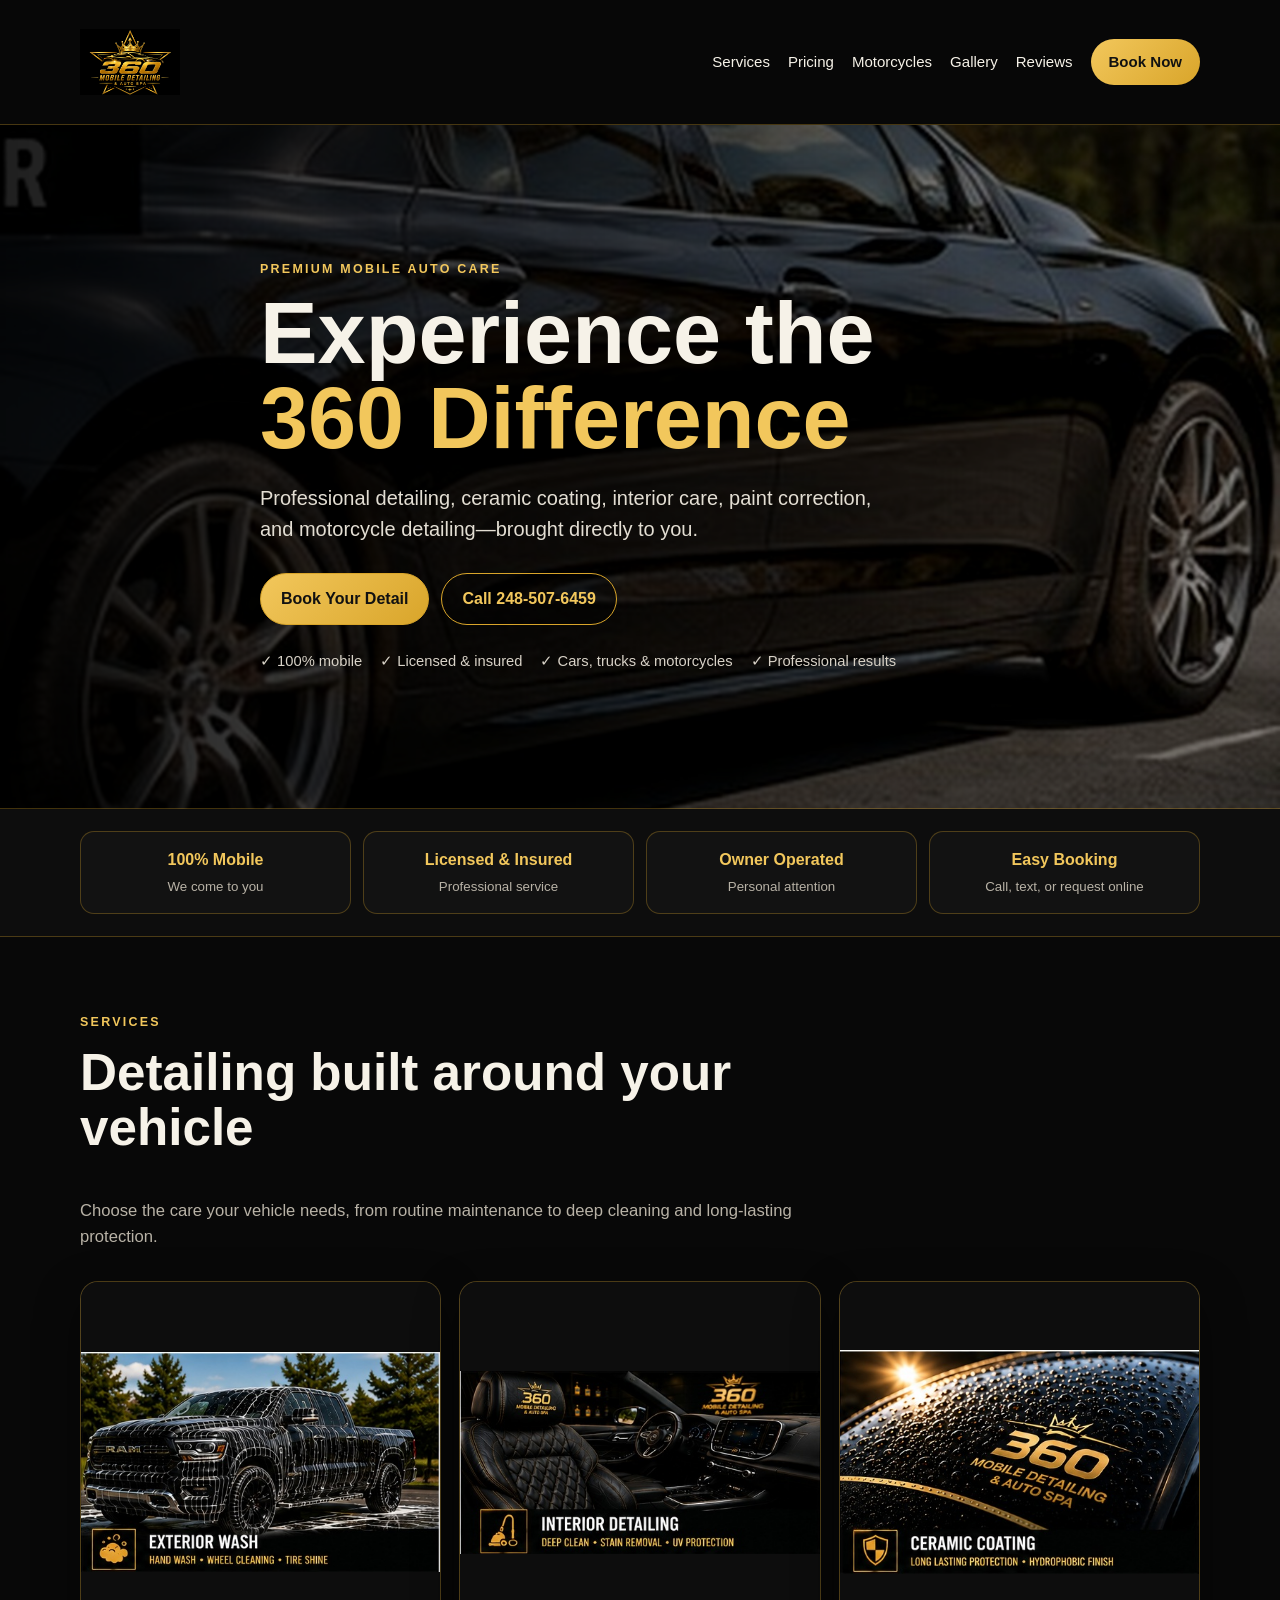
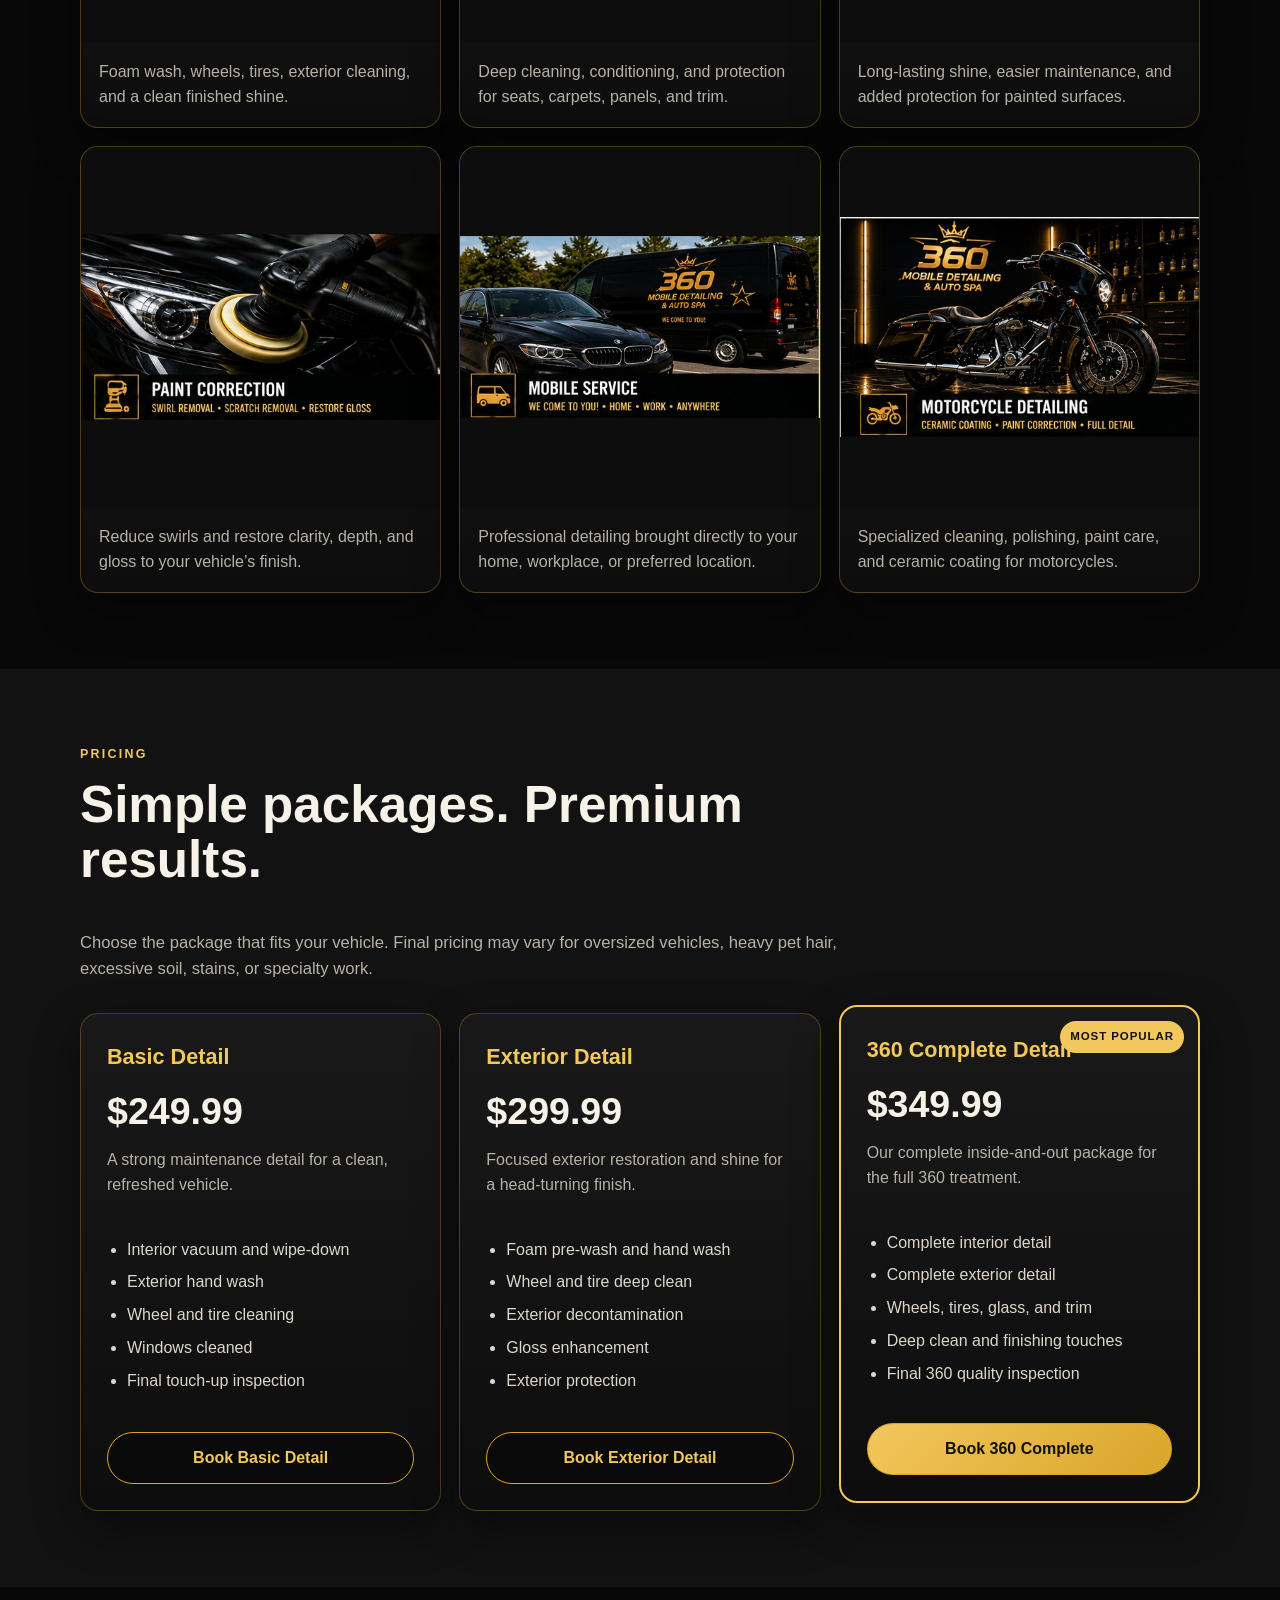
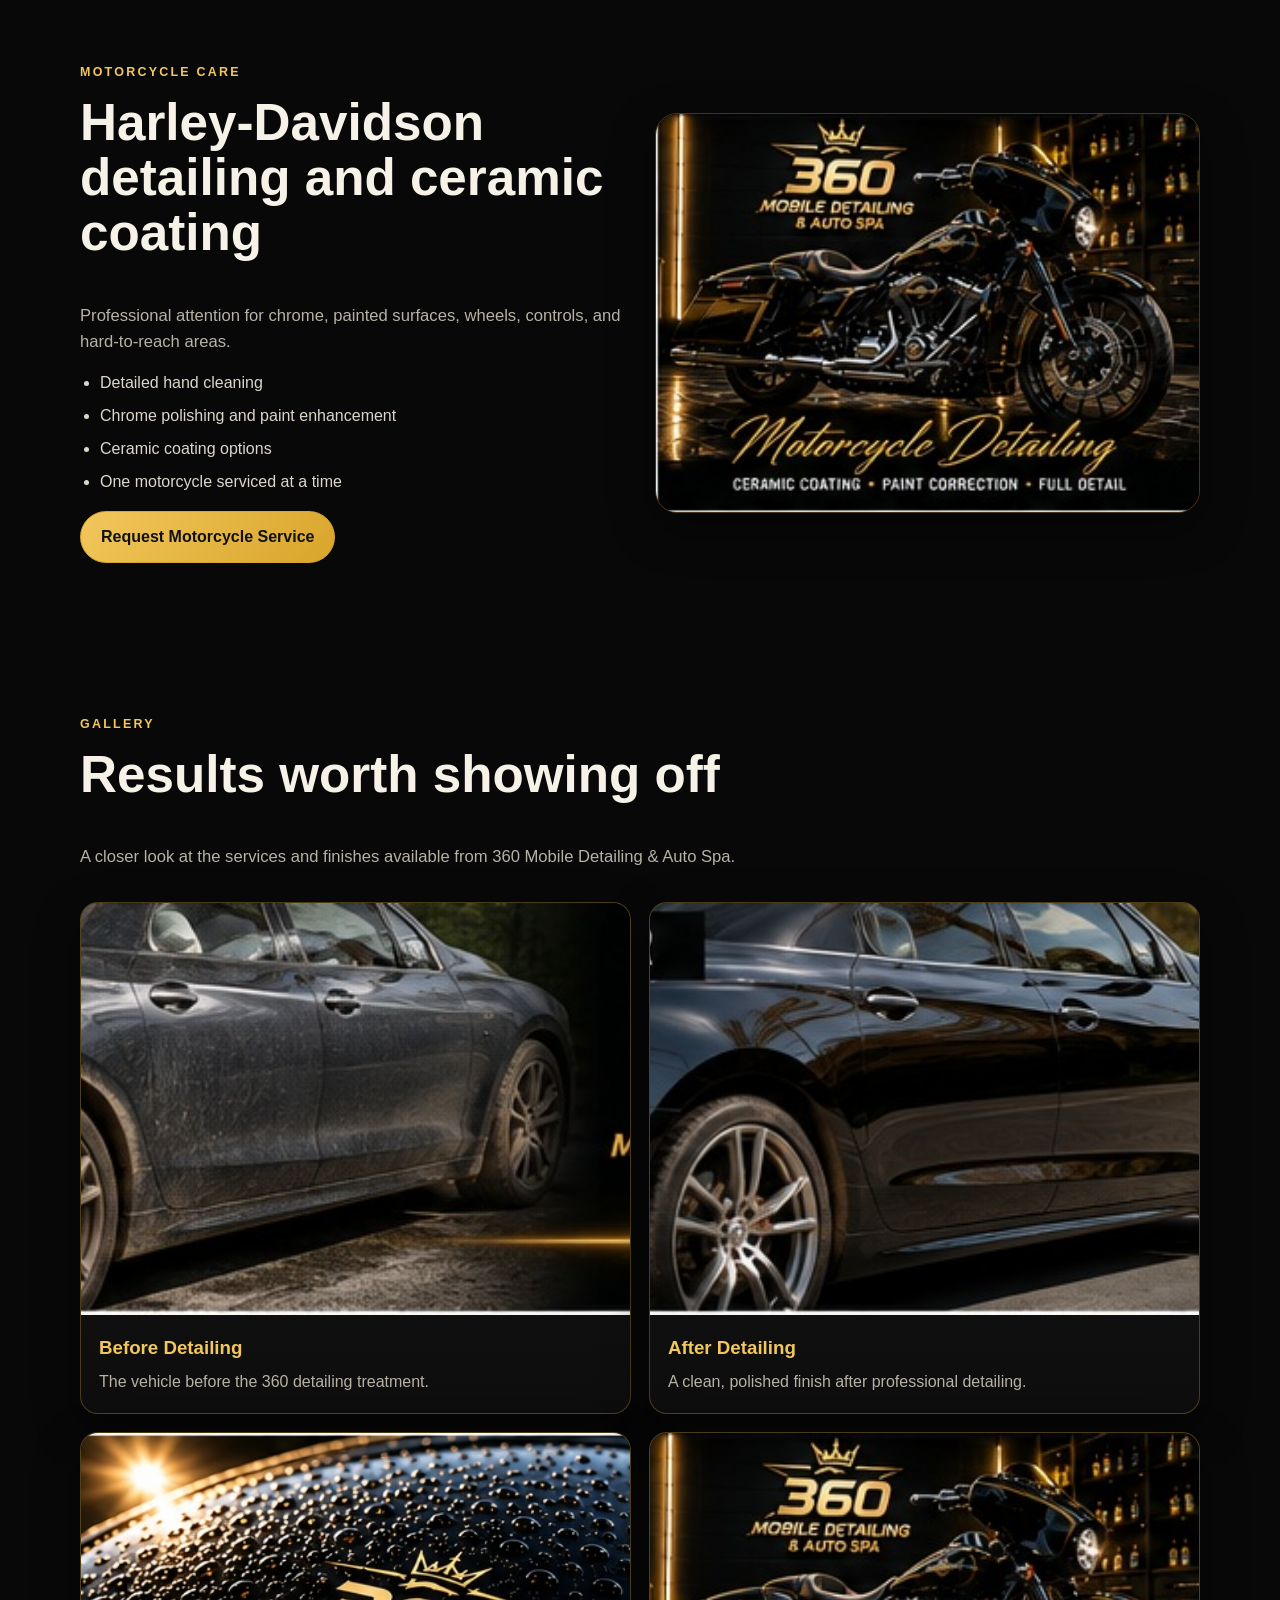
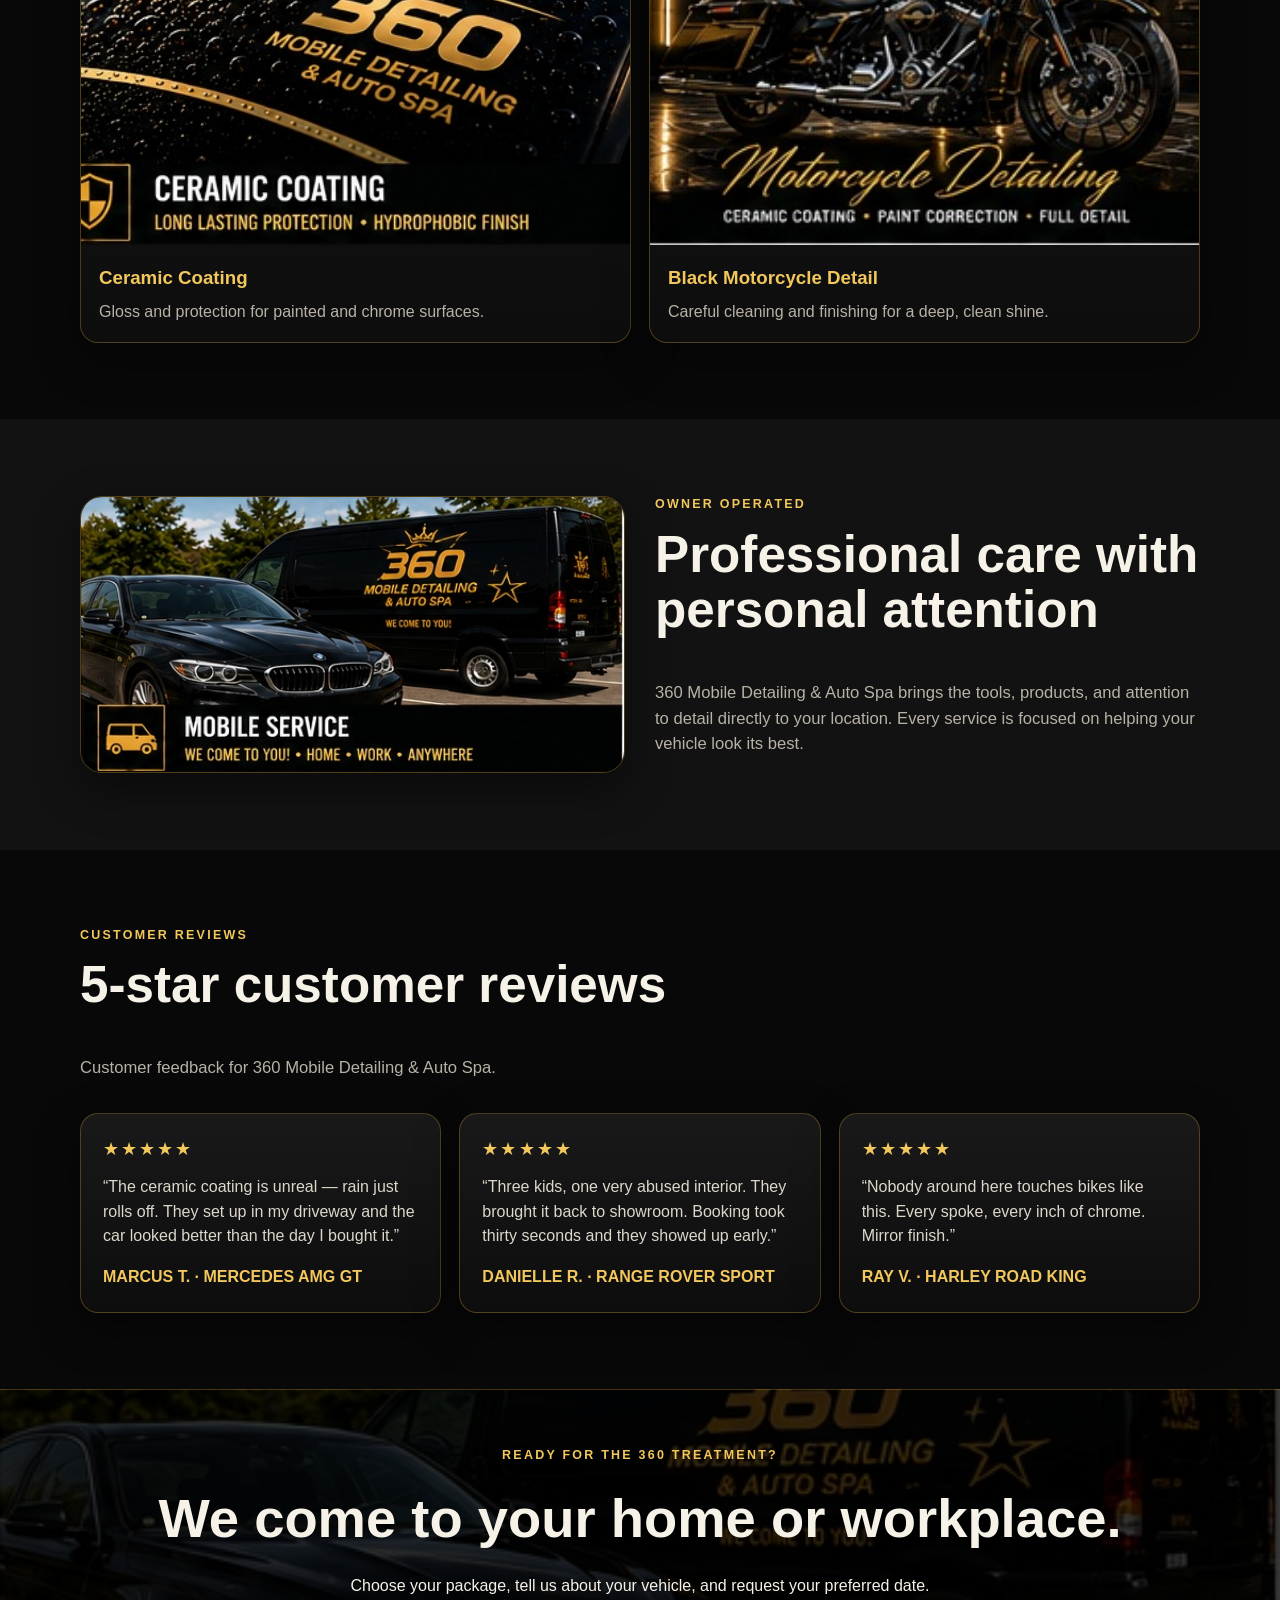
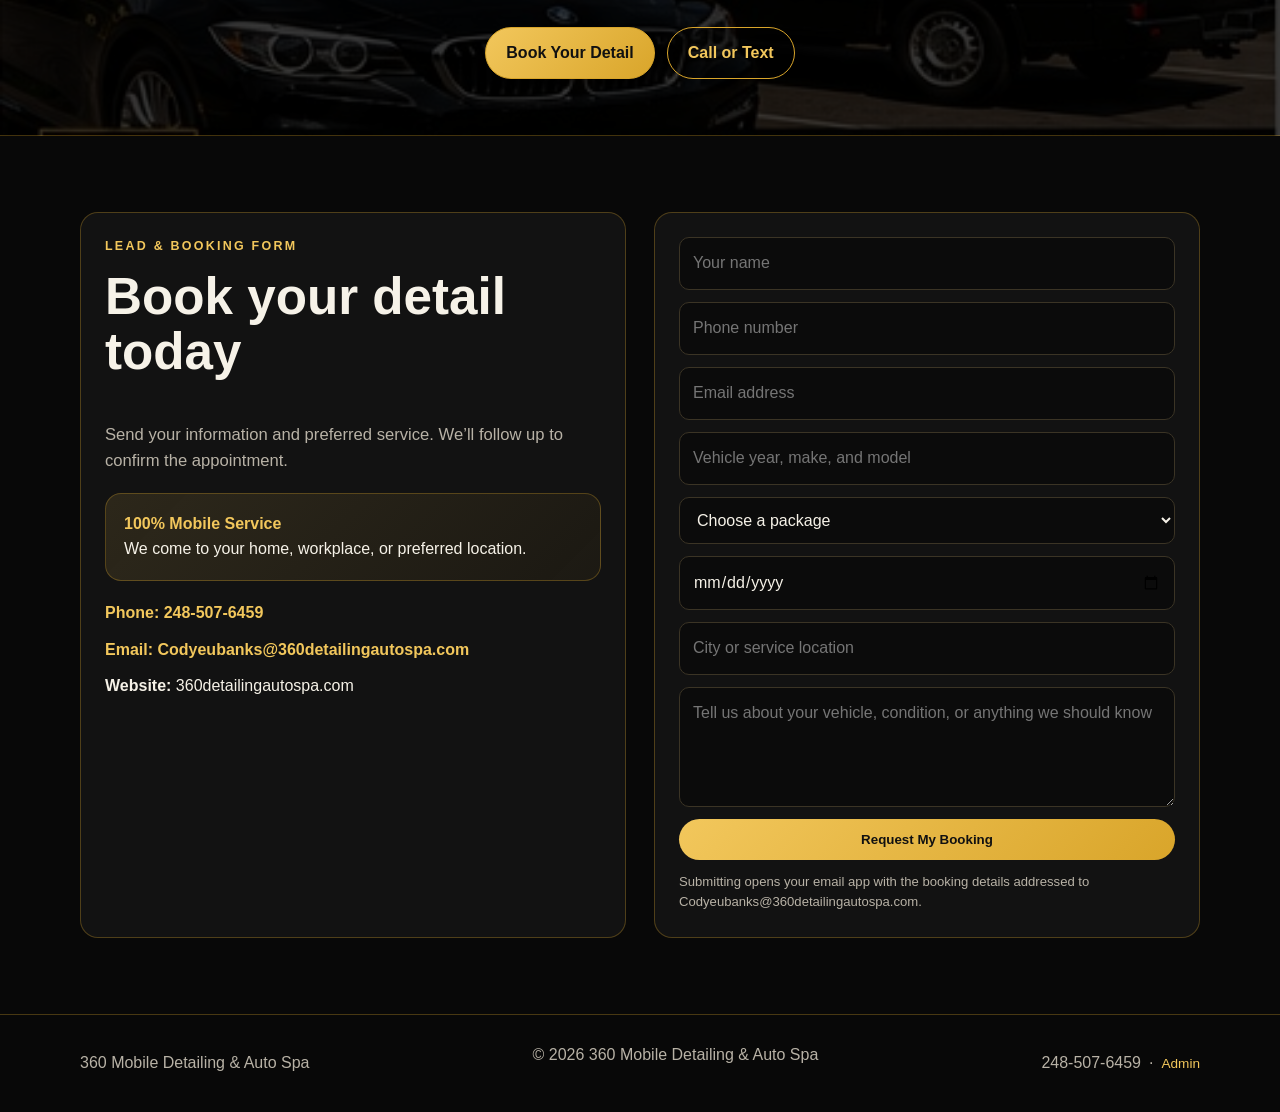
<file: index.html>
<!doctype html>
<html lang="en">
<head>
  <meta charset="utf-8" />
  <meta name="viewport" content="width=device-width, initial-scale=1" />
  <meta name="description" content="360 Mobile Detailing & Auto Spa — professional mobile detailing, ceramic coating, interior detailing, paint correction, and motorcycle care." />
  <title>360 Mobile Detailing & Auto Spa</title>
  <style>
    :root{--bg:#080808;--panel:#121212;--panel-2:#191919;--gold:#d9a52a;--gold-light:#f2c75c;--text:#f6f2e8;--muted:#b8b2a6;--line:rgba(217,165,42,.30);--shadow:0 16px 45px rgba(0,0,0,.45)}
    *{box-sizing:border-box} html{scroll-behavior:smooth}
    body{margin:0;background:var(--bg);color:var(--text);font-family:Arial,Helvetica,sans-serif;line-height:1.55}
    img{display:block;max-width:100%} a{color:inherit;text-decoration:none}.container{width:min(1120px,92%);margin:auto}
    .site-header{position:sticky;top:0;z-index:100;background:rgba(8,8,8,.96);backdrop-filter:blur(12px);border-bottom:1px solid var(--line)}
    .nav-wrap{display:flex;align-items:center;justify-content:space-between;gap:18px;padding:12px 0}
    .brand{display:flex;align-items:center;gap:10px;min-width:0}.brand img{width:100px;height:100px;object-fit:contain}
    .menu-button{display:none;border:1px solid var(--line);background:var(--panel);color:var(--gold-light);font-size:1.35rem;border-radius:10px;padding:8px 12px}
    .nav{display:flex;align-items:center;gap:18px;font-size:.94rem}.nav a:hover{color:var(--gold-light)}
    .nav-cta,.btn-gold{background:linear-gradient(135deg,var(--gold-light),var(--gold));color:#111!important;font-weight:800;border-radius:999px;padding:11px 18px}
    .hero{min-height:76vh;display:grid;place-items:center;position:relative;background:linear-gradient(90deg,rgba(0,0,0,.88),rgba(0,0,0,.45)),url("assets/hero_clean.jpg?v=3") center/cover no-repeat;border-bottom:1px solid var(--line)}
    .hero-content{padding:86px 0;max-width:760px}.eyebrow{color:var(--gold-light);text-transform:uppercase;letter-spacing:.18em;font-size:.78rem;font-weight:800;margin:0 0 12px}
    h1,h2,h3,p{margin-top:0} h1{font-size:clamp(2.5rem,7vw,5.4rem);line-height:.98;margin-bottom:22px}h1 span{color:var(--gold-light)}
    .lead{font-size:clamp(1rem,2.4vw,1.25rem);color:#e3ded3;max-width:640px}.hero-actions{display:flex;flex-wrap:wrap;gap:12px;margin-top:28px}
    .btn{display:inline-block;border-radius:999px;padding:13px 20px;font-weight:800;border:1px solid var(--gold);cursor:pointer}.btn-outline{color:var(--gold-light);background:rgba(0,0,0,.35)}
    .trust-row{display:flex;flex-wrap:wrap;gap:18px;color:#d8d2c7;margin-top:25px;font-size:.92rem}
    .trust-badges{padding:22px 0;border-bottom:1px solid var(--line);background:#0d0d0d}.badge-grid{display:grid;grid-template-columns:repeat(4,1fr);gap:12px}
    .trust-badge{text-align:center;background:var(--panel);border:1px solid var(--line);border-radius:14px;padding:16px 12px;font-weight:800;color:var(--gold-light)}
    .trust-badge small{display:block;color:var(--muted);font-weight:500;margin-top:4px}
    .section{padding:76px 0}.section-dark{background:var(--panel)}.section-head{max-width:760px;margin-bottom:32px}.section h2{font-size:clamp(2rem,4vw,3.2rem);line-height:1.08}.section-intro{color:var(--muted);font-size:1.04rem}
    .card-grid{display:grid;grid-template-columns:repeat(3,1fr);gap:18px}
    .service-card,.gallery-card,.pricing-card,.review-card{background:linear-gradient(180deg,var(--panel-2),#0d0d0d);border:1px solid var(--line);border-radius:18px;overflow:hidden;box-shadow:var(--shadow)}
    .service-card img{width:100%;aspect-ratio:1/1;object-fit:contain;background:#0d0d0d}.gallery-card img{width:100%;aspect-ratio:4/3;object-fit:cover;background:#0d0d0d}
    .service-card .copy,.gallery-card .copy{padding:18px}.service-card .copy h3{display:none}.service-card h3,.gallery-card h3{color:var(--gold-light);margin-bottom:8px}.service-card p,.gallery-card p{color:var(--muted);margin-bottom:0}
    .pricing-grid{display:grid;grid-template-columns:repeat(3,1fr);gap:18px;align-items:stretch}.pricing-card{position:relative;padding:26px;display:flex;flex-direction:column}.pricing-card.featured{border:2px solid var(--gold-light);transform:translateY(-8px)}
    .popular-badge{position:absolute;top:14px;right:14px;background:var(--gold-light);color:#111;font-weight:900;font-size:.72rem;letter-spacing:.08em;border-radius:999px;padding:7px 10px}
    .pricing-card h3{color:var(--gold-light);font-size:1.35rem;margin-bottom:8px}.price{font-size:2.35rem;font-weight:900;margin-bottom:8px}.pricing-card p{color:var(--muted)}.pricing-card ul{padding-left:20px;color:#ddd7cb;flex:1}.pricing-card li{margin:8px 0}.pricing-card .btn{margin-top:12px;text-align:center}
    .feature{display:grid;grid-template-columns:1fr 1fr;gap:30px;align-items:center}.feature img{width:100%;border-radius:22px;border:1px solid var(--line);box-shadow:var(--shadow)}.check-list{padding-left:20px;color:#ddd7cb}.check-list li{margin:8px 0}
    .gallery-grid{display:grid;grid-template-columns:repeat(2,1fr);gap:18px}.review-grid{display:grid;grid-template-columns:repeat(3,1fr);gap:18px}.review-card{padding:22px}.review-stars{color:var(--gold-light);letter-spacing:.12em;font-size:1.1rem;margin-bottom:12px}.review-card p{color:#ddd7cb}.review-card strong{color:var(--gold-light)}.review-placeholder{display:inline-block;margin-top:10px;font-size:.72rem;text-transform:uppercase;letter-spacing:.1em;color:var(--muted)}
    .cta-band{padding:56px 0;background:linear-gradient(rgba(0,0,0,.78),rgba(0,0,0,.78)),url("assets/service_mobile_service_new.jpg") center/cover no-repeat;border-block:1px solid var(--line);text-align:center}.cta-band h2{font-size:clamp(2rem,5vw,3.4rem);margin-bottom:12px}
    .contact-grid{display:grid;grid-template-columns:1fr 1fr;gap:28px}.contact-card{background:var(--panel);border:1px solid var(--line);border-radius:18px;padding:24px}.contact-list{display:grid;gap:12px}.contact-list a{color:var(--gold-light);font-weight:700}
    .mobile-callout{background:linear-gradient(135deg,rgba(242,199,92,.12),rgba(217,165,42,.05));border:1px solid var(--line);border-radius:16px;padding:18px;margin:20px 0}.mobile-callout strong{color:var(--gold-light)}
    form{display:grid;gap:12px}input,select,textarea{width:100%;background:#0b0b0b;color:var(--text);border:1px solid #3b3425;border-radius:10px;padding:13px;font:inherit}textarea{min-height:120px;resize:vertical}button[type=submit]{border:0;cursor:pointer}.form-note{color:var(--muted);font-size:.82rem;margin:0}
    footer{padding:28px 0;border-top:1px solid var(--line);color:var(--muted)}.footer-grid{display:flex;justify-content:space-between;gap:18px;align-items:center;flex-wrap:wrap}.footer-links{display:flex;gap:8px;align-items:center;flex-wrap:wrap}.footer-links a:last-child{color:var(--gold-light);font-size:.85rem}
    @media(max-width:850px){.menu-button{display:block}.nav{display:none;position:absolute;left:4%;right:4%;top:78px;flex-direction:column;align-items:stretch;background:#0c0c0c;border:1px solid var(--line);border-radius:16px;padding:14px}.nav.open{display:flex}.nav a{padding:10px 12px}.card-grid,.pricing-grid,.review-grid,.badge-grid{grid-template-columns:1fr 1fr}.feature,.contact-grid{grid-template-columns:1fr}.pricing-card.featured{transform:none}}
    @media(max-width:560px){.brand img{width:150px;height:auto;max-height:92px}.card-grid,.gallery-grid,.pricing-grid,.review-grid,.badge-grid{grid-template-columns:1fr}.hero{min-height:72vh}.section{padding:58px 0}}
  </style>
</head>
<body>
<header class="site-header">
  <div class="container nav-wrap">
    <a class="brand" href="#top" aria-label="360 Mobile Detailing home"><img src="assets/360-logo.png?v=5" alt="360 Mobile Detailing & Auto Spa logo"></a>
    <button class="menu-button" aria-label="Open menu" aria-expanded="false">☰</button>
    <nav class="nav" aria-label="Main navigation">
      <a href="#services">Services</a><a href="#pricing">Pricing</a><a href="#motorcycles">Motorcycles</a><a href="#gallery">Gallery</a><a href="#reviews">Reviews</a><a href="#contact" class="nav-cta">Book Now</a>
    </nav>
  </div>
</header>

<main id="top">
<section class="hero"><div class="container hero-content">
  <p class="eyebrow">Premium mobile auto care</p>
  <h1>Experience the <span>360 Difference</span></h1>
  <p class="lead">Professional detailing, ceramic coating, interior care, paint correction, and motorcycle detailing—brought directly to you.</p>
  <div class="hero-actions"><a class="btn btn-gold" href="#contact">Book Your Detail</a><a class="btn btn-outline" href="tel:+12485076459">Call 248-507-6459</a></div>
  <div class="trust-row"><span>✓ 100% mobile</span><span>✓ Licensed & insured</span><span>✓ Cars, trucks & motorcycles</span><span>✓ Professional results</span></div>
</div></section>

<section class="trust-badges"><div class="container badge-grid">
  <div class="trust-badge">100% Mobile<small>We come to you</small></div>
  <div class="trust-badge">Licensed & Insured<small>Professional service</small></div>
  <div class="trust-badge">Owner Operated<small>Personal attention</small></div>
  <div class="trust-badge">Easy Booking<small>Call, text, or request online</small></div>
</div></section>

<section class="section" id="services"><div class="container">
  <div class="section-head"><p class="eyebrow">Services</p><h2>Detailing built around your vehicle</h2><p class="section-intro">Choose the care your vehicle needs, from routine maintenance to deep cleaning and long-lasting protection.</p></div>
  <div class="card-grid">
    <article class="service-card"><img src="assets/service_exterior_wash_new.jpg?v=3" alt="Exterior vehicle wash"><div class="copy"><h3>Mobile Exterior Detail</h3><p>Foam wash, wheels, tires, exterior cleaning, and a clean finished shine.</p></div></article>
    <article class="service-card"><img src="assets/service_interior_detailing_new.jpg?v=3" alt="Interior vehicle detailing"><div class="copy"><h3>Interior Detailing</h3><p>Deep cleaning, conditioning, and protection for seats, carpets, panels, and trim.</p></div></article>
    <article class="service-card"><img src="assets/service_ceramic_coating_new.jpg?v=3" alt="Ceramic coating service"><div class="copy"><h3>Ceramic Coating</h3><p>Long-lasting shine, easier maintenance, and added protection for painted surfaces.</p></div></article>
    <article class="service-card"><img src="assets/service_paint_correction_new.jpg?v=3" alt="Vehicle paint correction"><div class="copy"><h3>Paint Correction</h3><p>Reduce swirls and restore clarity, depth, and gloss to your vehicle’s finish.</p></div></article>
    <article class="service-card"><img src="assets/service_mobile_service_new.jpg?v=3" alt="Mobile detailing service"><div class="copy"><h3>Mobile Service</h3><p>Professional detailing brought directly to your home, workplace, or preferred location.</p></div></article>
    <article class="service-card"><img src="assets/service_motorcycle_detailing_new.jpg?v=3" alt="Motorcycle detailing"><div class="copy"><h3>Motorcycle Detailing</h3><p>Specialized cleaning, polishing, paint care, and ceramic coating for motorcycles.</p></div></article>
  </div>
</div></section>

<section class="section section-dark" id="pricing"><div class="container">
  <div class="section-head"><p class="eyebrow">Pricing</p><h2>Simple packages. Premium results.</h2><p class="section-intro">Choose the package that fits your vehicle. Final pricing may vary for oversized vehicles, heavy pet hair, excessive soil, stains, or specialty work.</p></div>
  <div class="pricing-grid">
    <article class="pricing-card"><h3>Basic Detail</h3><div class="price">$249.99</div><p>A strong maintenance detail for a clean, refreshed vehicle.</p><ul><li>Interior vacuum and wipe-down</li><li>Exterior hand wash</li><li>Wheel and tire cleaning</li><li>Windows cleaned</li><li>Final touch-up inspection</li></ul><a class="btn btn-outline package-link" href="#contact" data-package="Basic Detail - $249.99">Book Basic Detail</a></article>
    <article class="pricing-card"><h3>Exterior Detail</h3><div class="price">$299.99</div><p>Focused exterior restoration and shine for a head-turning finish.</p><ul><li>Foam pre-wash and hand wash</li><li>Wheel and tire deep clean</li><li>Exterior decontamination</li><li>Gloss enhancement</li><li>Exterior protection</li></ul><a class="btn btn-outline package-link" href="#contact" data-package="Exterior Detail - $299.99">Book Exterior Detail</a></article>
    <article class="pricing-card featured"><span class="popular-badge">MOST POPULAR</span><h3>360 Complete Detail</h3><div class="price">$349.99</div><p>Our complete inside-and-out package for the full 360 treatment.</p><ul><li>Complete interior detail</li><li>Complete exterior detail</li><li>Wheels, tires, glass, and trim</li><li>Deep clean and finishing touches</li><li>Final 360 quality inspection</li></ul><a class="btn btn-gold package-link" href="#contact" data-package="360 Complete Detail - $349.99">Book 360 Complete</a></article>
  </div>
</div></section>

<section class="section" id="motorcycles"><div class="container feature">
  <div><p class="eyebrow">Motorcycle care</p><h2>Harley-Davidson detailing and ceramic coating</h2><p class="section-intro">Professional attention for chrome, painted surfaces, wheels, controls, and hard-to-reach areas.</p><ul class="check-list"><li>Detailed hand cleaning</li><li>Chrome polishing and paint enhancement</li><li>Ceramic coating options</li><li>One motorcycle serviced at a time</li></ul><a class="btn btn-gold" href="#contact">Request Motorcycle Service</a></div>
  <img src="assets/motorcycle_black_detailing_new.jpg" alt="Black motorcycle with ceramic coating and water beading">
</div></section>

<section class="section" id="gallery"><div class="container">
  <div class="section-head"><p class="eyebrow">Gallery</p><h2>Results worth showing off</h2><p class="section-intro">A closer look at the services and finishes available from 360 Mobile Detailing & Auto Spa.</p></div>
  <div class="gallery-grid">
    <article class="gallery-card"><img src="assets/before_detailing_new.jpg" alt="Vehicle before detailing"><div class="copy"><h3>Before Detailing</h3><p>The vehicle before the 360 detailing treatment.</p></div></article>
    <article class="gallery-card"><img src="assets/after_detailing_new.jpg" alt="Vehicle after detailing"><div class="copy"><h3>After Detailing</h3><p>A clean, polished finish after professional detailing.</p></div></article>
    <article class="gallery-card"><img src="assets/service_ceramic_coating_new.jpg" alt="Ceramic coating service"><div class="copy"><h3>Ceramic Coating</h3><p>Gloss and protection for painted and chrome surfaces.</p></div></article>
    <article class="gallery-card"><img src="assets/motorcycle_black_detailing_new.jpg" alt="Black motorcycle detailing"><div class="copy"><h3>Black Motorcycle Detail</h3><p>Careful cleaning and finishing for a deep, clean shine.</p></div></article>
  </div>
</div></section>

<section class="section section-dark" id="about"><div class="container feature">
  <img src="assets/service_mobile_service_new.jpg" alt="360 Mobile Detailing & Auto Spa mobile service">
  <div><p class="eyebrow">Owner operated</p><h2>Professional care with personal attention</h2><p class="section-intro">360 Mobile Detailing & Auto Spa brings the tools, products, and attention to detail directly to your location. Every service is focused on helping your vehicle look its best.</p></div>
</div></section>



<section class="section" id="reviews"><div class="container">
  <div class="section-head">
    <p class="eyebrow">Customer reviews</p>
    <h2>5-star customer reviews</h2>
    <p class="section-intro">Customer feedback for 360 Mobile Detailing & Auto Spa.</p>
  </div>
  <div class="review-grid">
    <article class="review-card">
      <div class="review-stars">★★★★★</div>
      <p>“The ceramic coating is unreal — rain just rolls off. They set up in my driveway and the car looked better than the day I bought it.”</p>
      <strong>MARCUS T. · MERCEDES AMG GT</strong>
    </article>
    <article class="review-card">
      <div class="review-stars">★★★★★</div>
      <p>“Three kids, one very abused interior. They brought it back to showroom. Booking took thirty seconds and they showed up early.”</p>
      <strong>DANIELLE R. · RANGE ROVER SPORT</strong>
    </article>
    <article class="review-card">
      <div class="review-stars">★★★★★</div>
      <p>“Nobody around here touches bikes like this. Every spoke, every inch of chrome. Mirror finish.”</p>
      <strong>RAY V. · HARLEY ROAD KING</strong>
    </article>
  </div>
</div></section>

<section class="cta-band"><div class="container"><p class="eyebrow">Ready for the 360 treatment?</p><h2>We come to your home or workplace.</h2><p>Choose your package, tell us about your vehicle, and request your preferred date.</p><div class="hero-actions" style="justify-content:center"><a class="btn btn-gold" href="#contact">Book Your Detail</a><a class="btn btn-outline" href="tel:+12485076459">Call or Text</a></div></div></section>

<section class="section" id="contact"><div class="container contact-grid">
  <div class="contact-card"><p class="eyebrow">Lead & booking form</p><h2>Book your detail today</h2><p class="section-intro">Send your information and preferred service. We’ll follow up to confirm the appointment.</p><div class="mobile-callout"><strong>100% Mobile Service</strong><br>We come to your home, workplace, or preferred location.</div><div class="contact-list"><a href="tel:+12485076459"><strong>Phone:</strong> 248-507-6459</a><a href="mailto:Codyeubanks@360detailingautospa.com"><strong>Email:</strong> Codyeubanks@360detailingautospa.com</a><div><strong>Website:</strong> 360detailingautospa.com</div></div></div>
  <div class="contact-card">
    <form action="mailto:Codyeubanks@360detailingautospa.com" method="post" enctype="text/plain">
      <input name="Name" placeholder="Your name" required>
      <input name="Phone" type="tel" placeholder="Phone number" required>
      <input name="Email" type="email" placeholder="Email address" required>
      <input name="Vehicle" placeholder="Vehicle year, make, and model" required>
      <select name="Package" id="packageSelect" required>
        <option value="">Choose a package</option><option>Basic Detail - $249.99</option><option>Exterior Detail - $299.99</option><option>360 Complete Detail - $349.99</option><option>Motorcycle Detailing</option><option>Ceramic Coating</option><option>Paint Correction</option><option>Other / Custom Quote</option>
      </select>
      <input name="Preferred Date" type="date">
      <input name="Service Location" placeholder="City or service location">
      <textarea name="Message" placeholder="Tell us about your vehicle, condition, or anything we should know"></textarea>
      <button class="btn btn-gold" type="submit">Request My Booking</button>
      <p class="form-note">Submitting opens your email app with the booking details addressed to Codyeubanks@360detailingautospa.com.</p>
    </form>
  </div>
</div></section>
</main>

<footer><div class="container footer-grid"><div class="footer-brand"><span>360 Mobile Detailing & Auto Spa</span></div><p>© <span id="year"></span> 360 Mobile Detailing & Auto Spa</p><div class="footer-links"><a href="tel:+12485076459">248-507-6459</a> · <a href="admin.html" rel="nofollow">Admin</a></div></div></footer>

<script>
  const menuButton=document.querySelector('.menu-button');
  const nav=document.querySelector('.nav');
  menuButton?.addEventListener('click',()=>{const isOpen=nav.classList.toggle('open');menuButton.setAttribute('aria-expanded',String(isOpen));});
  document.querySelectorAll('.nav a').forEach(link=>link.addEventListener('click',()=>nav.classList.remove('open')));
  document.querySelectorAll('.package-link').forEach(link=>link.addEventListener('click',()=>{const packageName=link.dataset.package;const select=document.getElementById('packageSelect');if(select&&packageName){select.value=packageName;}}));
  document.getElementById('year').textContent=new Date().getFullYear();
</script>
</body>
</html>
</file>
